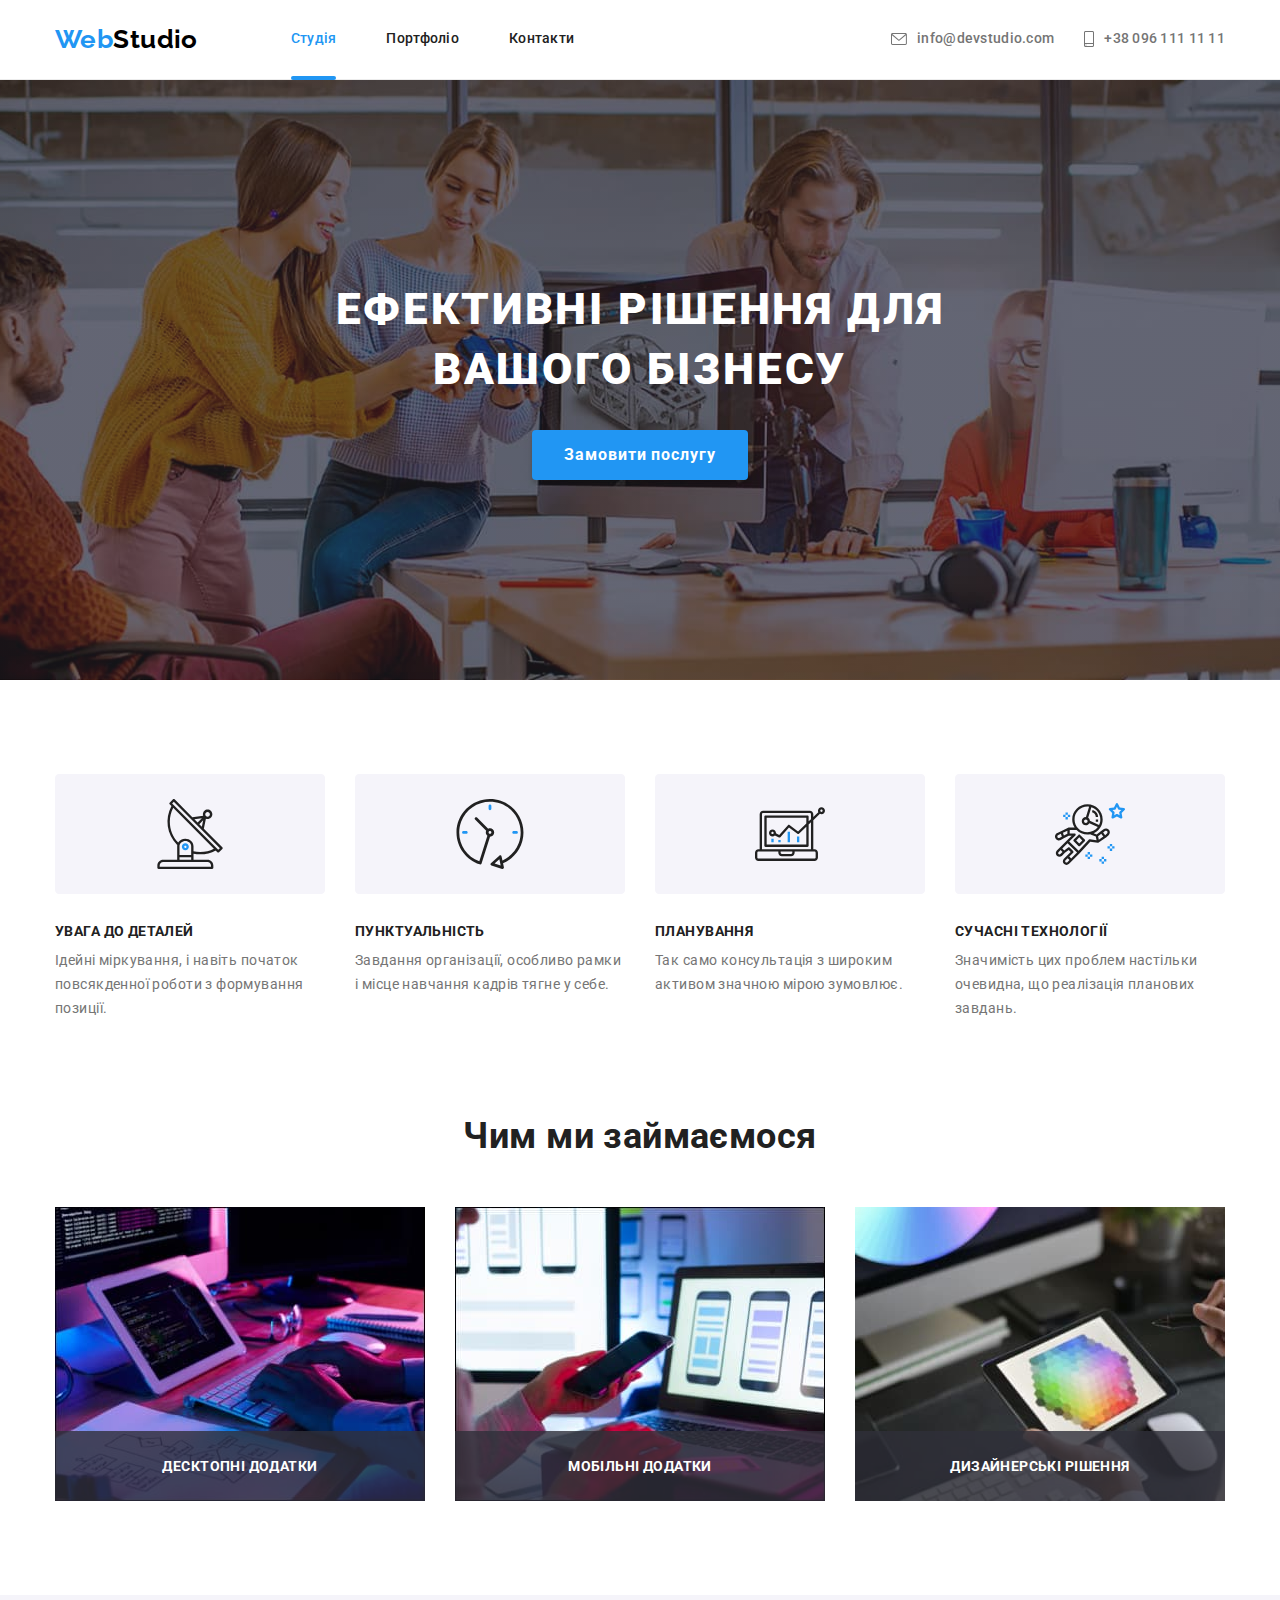
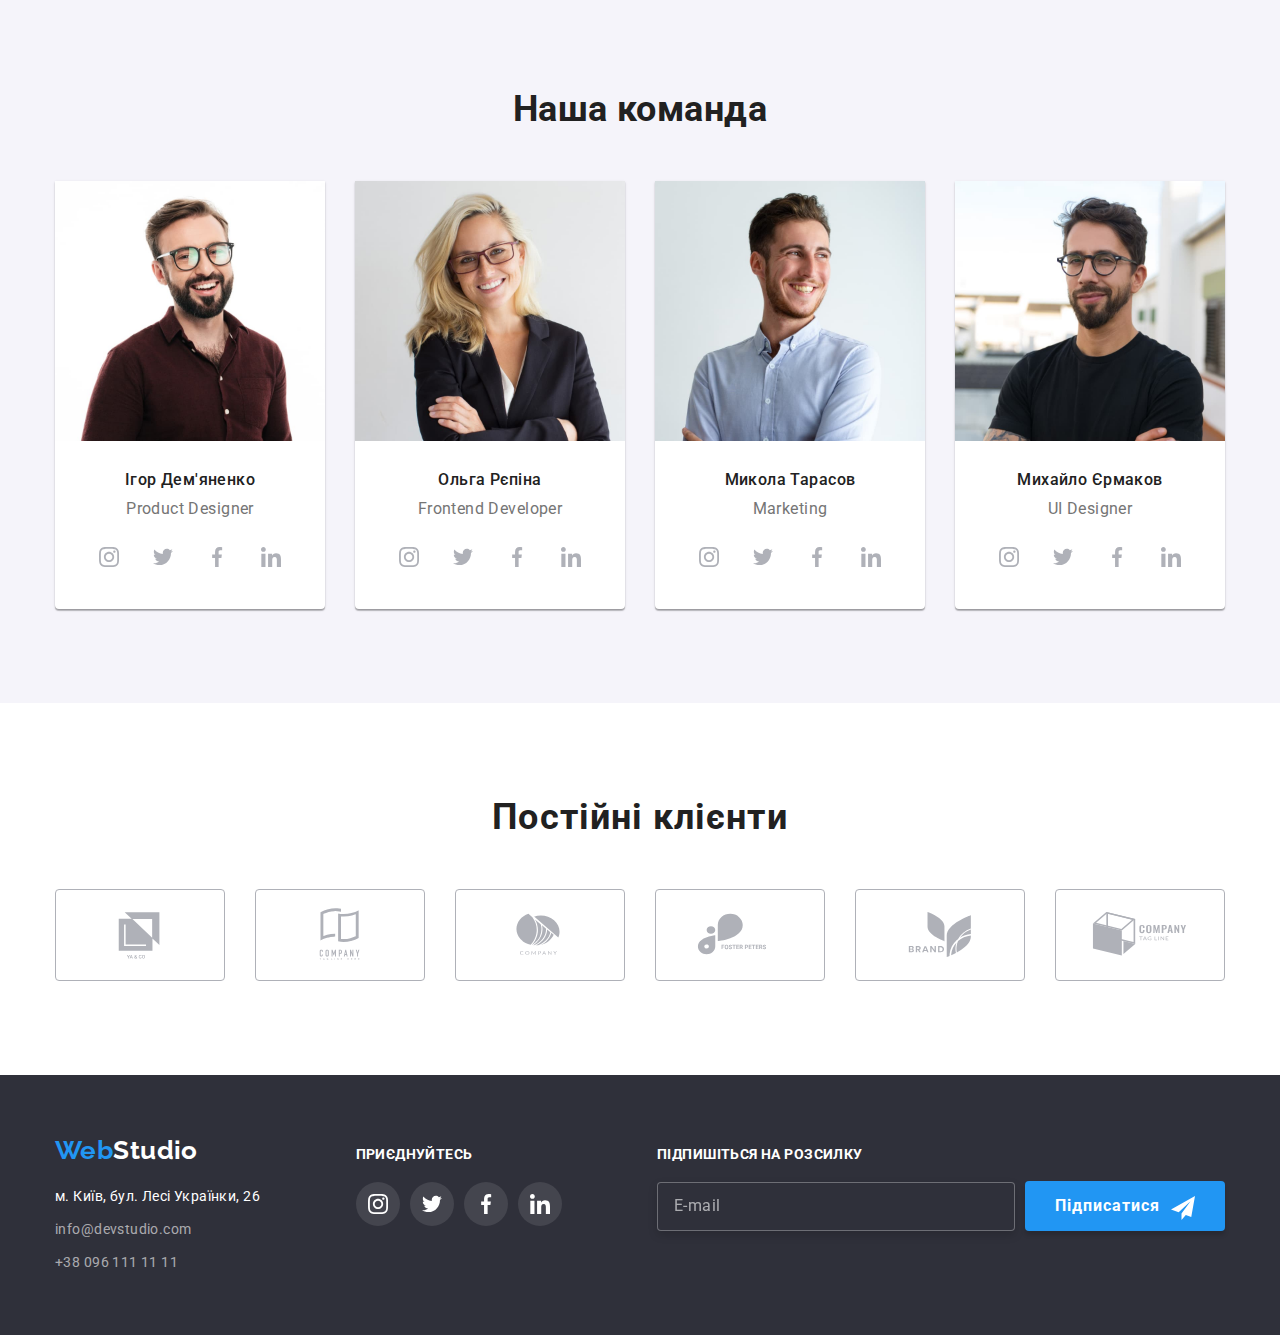
<file: index.html>
<!DOCTYPE html>
<html lang="uk">
  <head>
    <meta charset="UTF-8" />
    <meta http-equiv="X-UA-Compatible" content="IE=edge" />
    <meta name="viewport" content="width=device-width, initial-scale=1.0" />
    <title>Document</title>

    <link rel="preconnect" href="https://fonts.googleapis.com" />
    <link rel="preconnect" href="https://fonts.gstatic.com" crossorigin />
    <link
      href="https://fonts.googleapis.com/css2?family=Raleway:wght@700&family=Roboto:wght@400;500;700;900&display=swap"
      rel="stylesheet"
    />
    <link
      rel="stylesheet"
      href="https://cdnjs.cloudflare.com/ajax/libs/modern-normalize/1.1.0/modern-normalize.min.css"
    />
    <link rel="stylesheet" href="./css/style.css" />
  </head>
  <body>
    <header class="page-header">
      <div class="container header-container">
        <nav class="main-nav">
          <a href="./index.html" class="logo"
            ><span class="accent">Web</span>Studio</a
          >
          <ul class="site-nav">
            <li class="item">
              <a href="./index.html" class="nav-link current">Студія</a>
            </li>
            <li class="item">
              <a href="./portfolio.html" class="nav-link">Портфоліо</a>
            </li>
            <li class="item">
              <a href="" class="nav-link">Контакти</a>
            </li>
          </ul>
        </nav>
        <ul class="contacts-nav">
          <li class="item">
            <a href="mailto:info@devstudio.com" class="contacts-link">
              <svg class="contacts-icon" width="16" height="12">
                <use href="./images/icons.svg#icon-envelope"></use>
              </svg>
              info@devstudio.com</a
            >
          </li>
          <li class="item">
            <a href="tel:+380961111111" class="contacts-link">
              <svg class="contacts-icon" width="10" height="16">
                <use href="./images/icons.svg#icon-smartphone"></use>
              </svg>
              +38 096 111 11 11
            </a>
          </li>
        </ul>
      </div>
    </header>
    <main>
      <section class="section hero">
        <h1 class="hero-title">Ефективні рішення для вашого бізнесу</h1>
        <button type="button" class="hero-btn" data-modal-open>
          Замовити послугу
        </button>
      </section>
      <section class="section">
        <div class="container">
          <h2 class="visually-hidden">Особливості</h2>
          <ul class="features">
            <li class="item">
              <div class="features-icons">
                <svg class="icon">
                  <use href="./images/icons.svg#icon-Group-1"></use>
                </svg>
              </div>
              <h3 class="features-title">Увага до деталей</h3>
              <p class="features-text">
                Ідейні міркування, і навіть початок повсякденної роботи з
                формування позиції.
              </p>
            </li>
            <li class="item">
              <div class="features-icons">
                <svg class="icon">
                  <use href="./images/icons.svg#icon-Group-2"></use>
                </svg>
              </div>
              <h3 class="features-title">Пунктуальність</h3>
              <p class="features-text">
                Завдання організації, особливо рамки і місце навчання кадрів
                тягне у себе.
              </p>
            </li>
            <li class="item">
              <div class="features-icons">
                <svg class="icon">
                  <use href="./images/icons.svg#icon-Group-3"></use>
                </svg>
              </div>
              <h3 class="features-title">Планування</h3>
              <p class="features-text">
                Так само консультація з широким активом значною мірою зумовлює.
              </p>
            </li>
            <li class="item">
              <div class="features-icons">
                <svg class="icon">
                  <use href="./images/icons.svg#icon-Group-4"></use>
                </svg>
              </div>
              <h3 class="features-title">Сучасні технології</h3>
              <p class="features-text">
                Значимість цих проблем настільки очевидна, що реалізація
                планових завдань.
              </p>
            </li>
          </ul>
        </div>
      </section>
      <section class="section activity">
        <div class="container">
          <h2 class="section-title">Чим ми займаємося</h2>
          <ul class="section-list">
            <li class="item">
              <img src="./images/1.jpg" alt="box1" width="370" height="294" />
              <button type="button" class="button">Десктопні додатки</button>
            </li>
            <li class="item">
              <img src="./images/2.jpg" alt="box2" width="370" height="294" />
              <button type="button" class="button">Мобільні додатки</button>
            </li>
            <li class="item">
              <img src="./images/3.jpg" alt="box3" width="370" height="294" />
              <button type="button" class="button">Дизайнерські рішення</button>
            </li>
          </ul>
        </div>
      </section>
      <section class="section team">
        <div class="container">
          <h2 class="section-title">Наша команда</h2>
          <ul class="team-list">
            <li class="item">
              <img
                src="./images/member1.jpg"
                alt="member1"
                width="270"
                height="260"
              />
              <div class="member-info">
                <h3 class="title">Ігор Дем'яненко</h3>
                <p class="text">Product Designer</p>
                <ul class="social-links-list">
                  <li>
                    <a href="" class="social-link">
                      <svg class="social-icons" width="20" height="20">
                        <use href="./images/icons.svg#icon-instagram"></use>
                      </svg>
                    </a>
                  </li>
                  <li>
                    <a href="" class="social-link">
                      <svg class="social-icons" width="20" height="20">
                        <use href="./images/icons.svg#icon-twitter"></use>
                      </svg>
                    </a>
                  </li>
                  <li>
                    <a href="" class="social-link">
                      <svg class="social-icons" width="20" height="20">
                        <use href="./images/icons.svg#icon-facebook"></use>
                      </svg>
                    </a>
                  </li>
                  <li>
                    <a href="" class="social-link">
                      <svg class="social-icons" width="20" height="20">
                        <use href="./images/icons.svg#icon-linkedin"></use>
                      </svg>
                    </a>
                  </li>
                </ul>
              </div>
            </li>
            <li class="item">
              <img
                src="./images/member2.jpg"
                alt="member2"
                width="270"
                height="260"
              />
              <div class="member-info">
                <h3 class="title">Ольга Рєпіна</h3>
                <p class="text">Frontend Developer</p>
                <ul class="social-links-list">
                  <li>
                    <a href="" class="social-link">
                      <svg class="social-icons" width="20" height="20">
                        <use href="./images/icons.svg#icon-instagram"></use>
                      </svg>
                    </a>
                  </li>
                  <li>
                    <a href="" class="social-link">
                      <svg class="social-icons" width="20" height="20">
                        <use href="./images/icons.svg#icon-twitter"></use>
                      </svg>
                    </a>
                  </li>
                  <li>
                    <a href="" class="social-link">
                      <svg class="social-icons" width="20" height="20">
                        <use href="./images/icons.svg#icon-facebook"></use>
                      </svg>
                    </a>
                  </li>
                  <li>
                    <a href="" class="social-link">
                      <svg class="social-icons" width="20" height="20">
                        <use href="./images/icons.svg#icon-linkedin"></use>
                      </svg>
                    </a>
                  </li>
                </ul>
              </div>
            </li>
            <li class="item">
              <img
                src="./images/member3.jpg"
                alt="member3"
                width="270"
                height="260"
              />
              <div class="member-info">
                <h3 class="title">Микола Тарасов</h3>
                <p class="text">Marketing</p>
                <ul class="social-links-list">
                  <li>
                    <a href="" class="social-link">
                      <svg class="social-icons" width="20" height="20">
                        <use href="./images/icons.svg#icon-instagram"></use>
                      </svg>
                    </a>
                  </li>
                  <li>
                    <a href="" class="social-link">
                      <svg class="social-icons" width="20" height="20">
                        <use href="./images/icons.svg#icon-twitter"></use>
                      </svg>
                    </a>
                  </li>
                  <li>
                    <a href="" class="social-link">
                      <svg class="social-icons" width="20" height="20">
                        <use href="./images/icons.svg#icon-facebook"></use>
                      </svg>
                    </a>
                  </li>
                  <li>
                    <a href="" class="social-link">
                      <svg class="social-icons" width="20" height="20">
                        <use href="./images/icons.svg#icon-linkedin"></use>
                      </svg>
                    </a>
                  </li>
                </ul>
              </div>
            </li>
            <li class="item">
              <img
                src="./images/member4.jpg"
                alt="member4"
                width="270"
                height="260"
              />
              <div class="member-info">
                <h3 class="title">Михайло Єрмаков</h3>
                <p class="text">UI Designer</p>
                <ul class="social-links-list">
                  <li>
                    <a href="" class="social-link">
                      <svg class="social-icons" width="20" height="20">
                        <use href="./images/icons.svg#icon-instagram"></use>
                      </svg>
                    </a>
                  </li>
                  <li>
                    <a href="" class="social-link">
                      <svg class="social-icons" width="20" height="20">
                        <use href="./images/icons.svg#icon-twitter"></use>
                      </svg>
                    </a>
                  </li>
                  <li>
                    <a href="" class="social-link">
                      <svg class="social-icons" width="20" height="20">
                        <use href="./images/icons.svg#icon-facebook"></use>
                      </svg>
                    </a>
                  </li>

                  <li>
                    <a href="" class="social-link">
                      <svg class="social-icons" width="20" height="20">
                        <use href="./images/icons.svg#icon-linkedin"></use>
                      </svg>
                    </a>
                  </li>
                </ul>
              </div>
            </li>
          </ul>
        </div>
      </section>
      <section class="section">
        <div class="container">
          <h2 class="clients-title">Постійні клієнти</h2>
          <ul class="clients-list">
            <li class="item">
              <a href="" target="_blank" rel="noopener noreferrer" class="link">
                <svg class="clients-icon" width="106" height="60">
                  <use href="./images/icons.svg#icon-Logo-1"></use>
                </svg>
              </a>
            </li>
            <li class="item">
              <a href="" target="_blank" rel="noopener noreferrer" class="link">
                <svg class="clients-icon" width="106" height="60">
                  <use href="./images/icons.svg#icon-Logo-2"></use>
                </svg>
              </a>
            </li>
            <li class="item">
              <a href="" target="_blank" rel="noopener noreferrer" class="link">
                <svg class="clients-icon" width="106" height="60">
                  <use href="./images/icons.svg#icon-Logo-3"></use>
                </svg>
              </a>
            </li>
            <li class="item">
              <a href="" target="_blank" rel="noopener noreferrer" class="link">
                <svg class="clients-icon" width="106" height="60">
                  <use href="./images/icons.svg#icon-Logo-4"></use>
                </svg>
              </a>
            </li>
            <li class="item">
              <a href="" target="_blank" rel="noopener noreferrer" class="link">
                <svg class="clients-icon" width="106" height="60">
                  <use href="./images/icons.svg#icon-Logo-5"></use>
                </svg>
              </a>
            </li>
            <li class="item">
              <a href="" target="_blank" rel="noopener noreferrer" class="link">
                <svg class="clients-icon" width="106" height="60">
                  <use href="./images/icons.svg#icon-Logo-6"></use>
                </svg>
              </a>
            </li>
          </ul>
        </div>
      </section>
    </main>
    <footer class="page-footer">
      <div class="container footer-container">
        <div>
          <a href="./index.html" class="logo"
            ><span class="accent">Web</span>Studio</a
          >
          <address>
            <ul class="contacts-list">
              <li class="item">
                <a
                  href="https://goo.gl/maps/iiZ4q8Yc7zTfPGvo6"
                  target="_blank"
                  rel="noopener noreferrer"
                  class="footer-link"
                  >м. Київ, бул. Лесі Українки, 26</a
                >
              </li>
              <li class="item">
                <a href="mailto:info@devstudio.com" class="footer-contacts"
                  >info@devstudio.com</a
                >
              </li>
              <li class="item">
                <a href="tel:+380961111111" class="footer-contacts"
                  >+38 096 111 11 11</a
                >
              </li>
            </ul>
          </address>
        </div>
        <div class="join-in">
          <h2 class="footer-social-text">приєднуйтесь</h2>
          <ul class="footer-social-list">
            <li>
              <a href="" class="footer-social-link">
                <svg class="social-icons" width="20" height="20">
                  <use href="./images/icons.svg#icon-instagram"></use>
                </svg>
              </a>
            </li>
            <li>
              <a href="" class="footer-social-link">
                <svg class="social-icons" width="20" height="20">
                  <use href="./images/icons.svg#icon-twitter"></use>
                </svg>
              </a>
            </li>
            <li>
              <a href="" class="footer-social-link">
                <svg class="social-icons" width="20" height="20">
                  <use href="./images/icons.svg#icon-facebook"></use>
                </svg>
              </a>
            </li>
            <li>
              <a href="" class="footer-social-link">
                <svg class="social-icons" width="20" height="20">
                  <use href="./images/icons.svg#icon-linkedin"></use>
                </svg>
              </a>
            </li>
          </ul>
        </div>
        <div>
          <div>
            <form class="footer-form">
              <label>
                <span class="subscribe-title"> Підпишіться на розсилку </span>
                <input
                  type="email"
                  name="user-email"
                  placeholder="E-mail"
                  class="subscribe-input"
                />
              </label>
              <button type="submit" class="subscribe-btn">
                Підписатися
                <svg width="24" height="24" class="icon">
                  <use href="./images/icons.svg#icon-send"></use>
                </svg>
              </button>
            </form>
          </div>
        </div>
      </div>
    </footer>
    <div class="backdrop is-hidden" data-modal>
      <div class="modal">
        <button type="button" class="close-btn" data-modal-close>
          <svg class="close-icon" width="18" height="18">
            <use href="./images/icons.svg#icon-close"></use>
          </svg>
        </button>
        <h2 class="form-title">Залиште свої дані, ми вам передзвонимо</h2>
        <form action="#" name="cotacts-form" class="modal-form">
          <div class="form-thumb">
            <label for="username" class="form-label">Ім'я</label>
            <input
              type="text"
              name="username"
              id="username"
              class="form-input"
            />
            <svg class="form-icon" width="18" height="18">
              <use href="./images/icons.svg#icon-person"></use>
            </svg>
          </div>

          <div class="form-thumb">
            <label for="user-tel" class="form-label">Телефон</label>
            <input
              type="tel"
              name="user-tel"
              id="user-tel"
              class="form-input"
            />
            <svg class="form-icon" width="18" height="18">
              <use href="./images/icons.svg#icon-phone"></use>
            </svg>
          </div>

          <div class="form-thumb">
            <label for="user-email" class="form-label">Пошта</label>
            <input
              type="email"
              name="user-email"
              id="user-email"
              class="form-input"
            />
            <svg class="form-icon" width="18" height="18">
              <use href="./images/icons.svg#icon-email"></use>
            </svg>
          </div>

          <div class="form-comment">
            <label class="form-label"> Коментар</label>
            <textarea
              name="comment"
              rows="10"
              class="form-input comment"
              placeholder="Введіть текст"
            ></textarea>
          </div>
          <div class="form-checkbox">
            <label for="checkbox" class="checkbox-label">
              <input
                type="checkbox"
                name="checkbox"
                id="checkbox"
                class="visually-hidden checkbox"
              />
              <span class="check-icon">
                <svg width="16" height="15">
                  <use href="./images/icons.svg#icon-check"></use>
                </svg>
              </span>
              <span class="checkbox-text">
                Погоджуюся з розсилкою та приймаю
                <a
                  href=""
                  target="_blank"
                  rel="noreferrer noopener"
                  class="checkbox-link"
                >
                  Умови договору</a
                >
              </span>
            </label>
          </div>
          <button type="submit" class="form-btn">Відправити</button>
        </form>
      </div>
    </div>
    <script src="./js/modal.js"></script>
  </body>
</html>
</file>
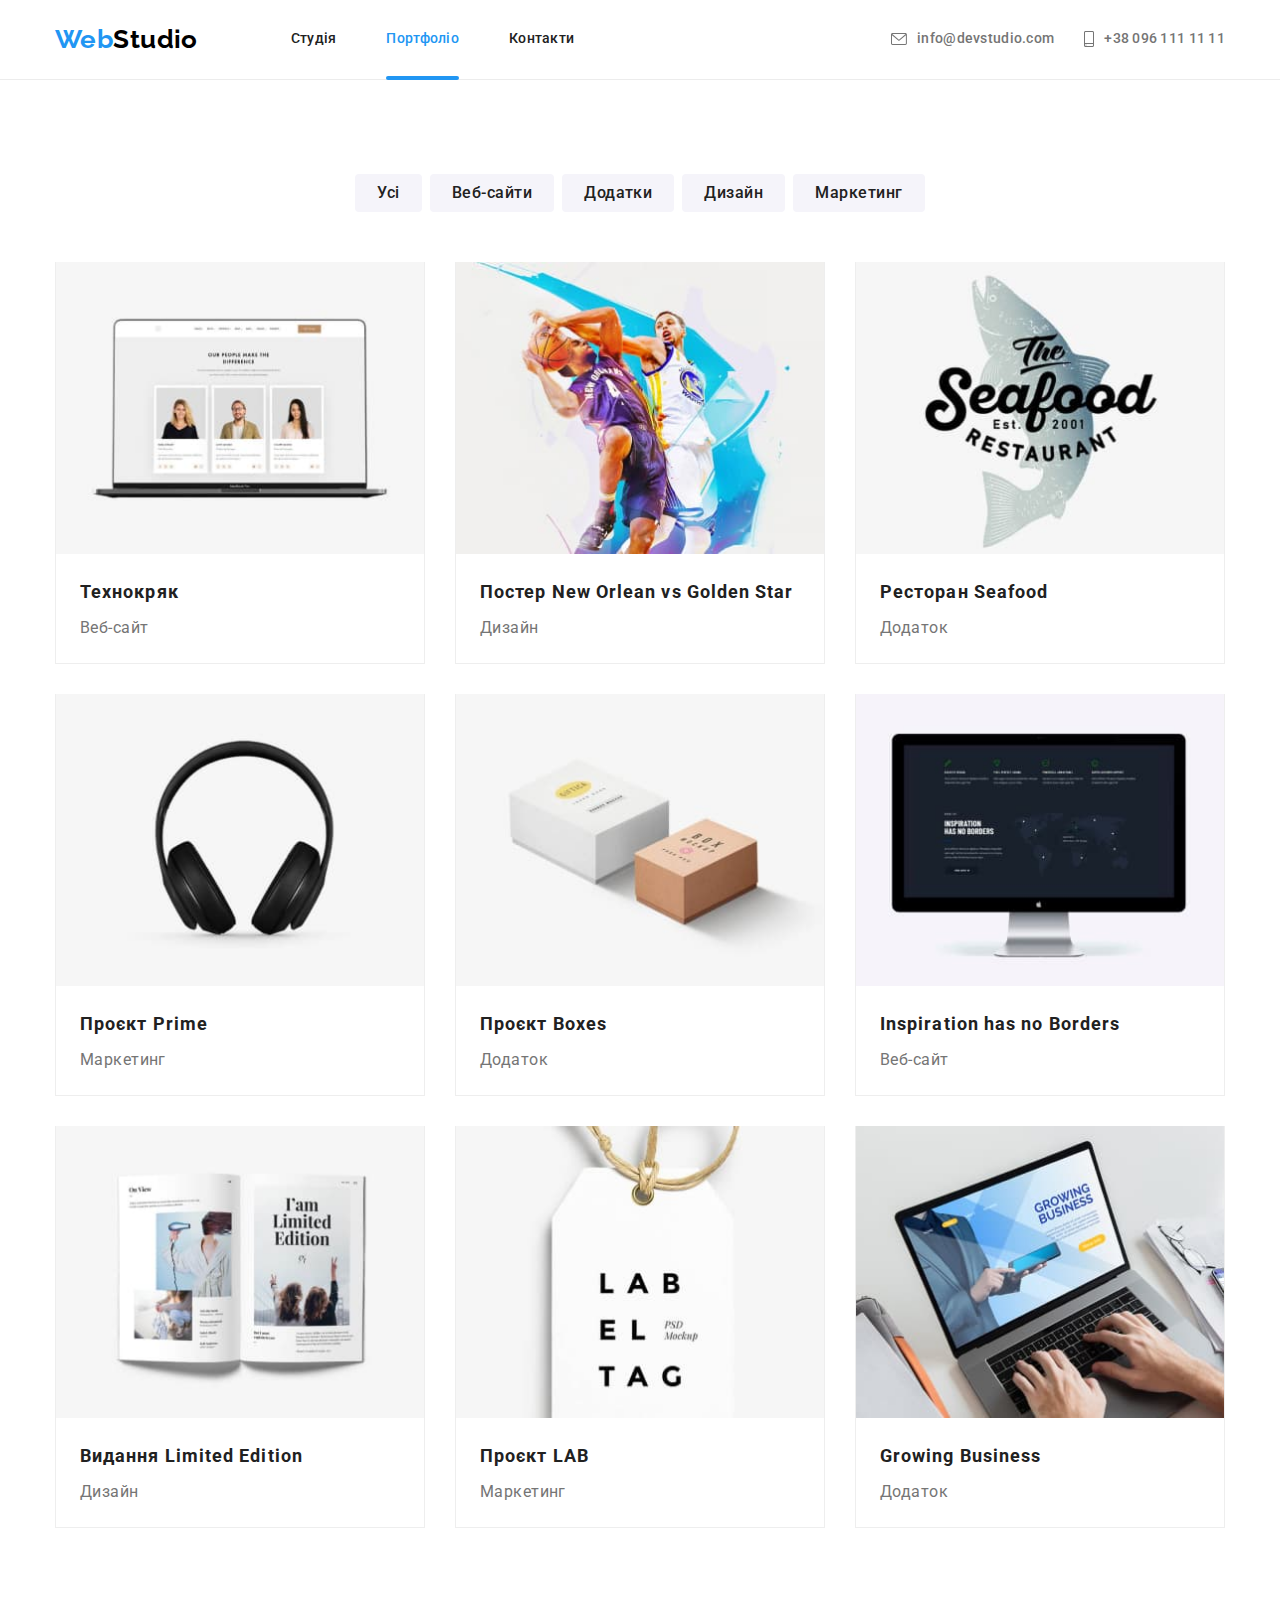
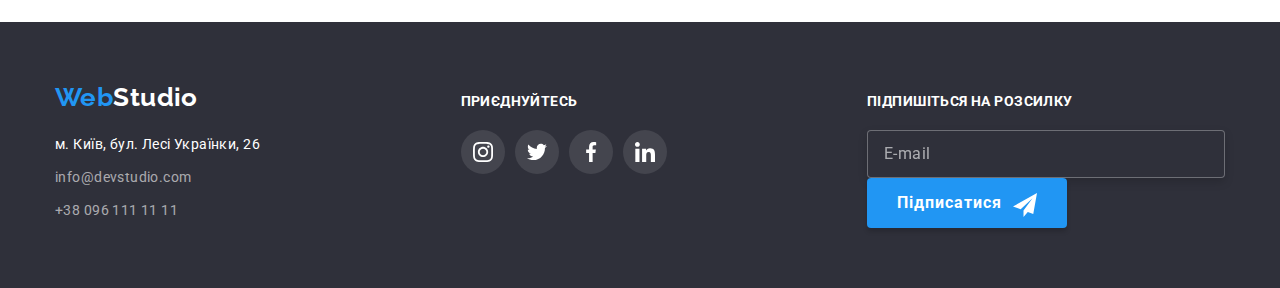
<file: portfolio.html>
<!DOCTYPE html>
<html lang="uk">
  <head>
    <meta charset="UTF-8" />
    <meta http-equiv="X-UA-Compatible" content="IE=edge" />
    <meta name="viewport" content="width=device-width, initial-scale=1.0" />
    <title>Document</title>

    <link rel="preconnect" href="https://fonts.googleapis.com" />
    <link rel="preconnect" href="https://fonts.gstatic.com" crossorigin />
    <link
      href="https://fonts.googleapis.com/css2?family=Raleway:wght@700&family=Roboto:wght@400;500;700;900&display=swap"
      rel="stylesheet"
    />
    <link
      rel="stylesheet"
      href="https://cdnjs.cloudflare.com/ajax/libs/modern-normalize/1.1.0/modern-normalize.min.css"
    />
    <link rel="stylesheet" href="./css/style.css" />
  </head>
  <body>
    <header class="page-header">
      <div class="container header-container">
        <nav class="main-nav">
          <a href="./index.html" class="logo"
            ><span class="accent">Web</span>Studio</a
          >
          <ul class="site-nav">
            <li class="item">
              <a href="./index.html" class="nav-link">Студія</a>
            </li>
            <li class="item">
              <a href="./portfolio.html" class="nav-link current">Портфоліо</a>
            </li>
            <li class="item">
              <a href="" class="nav-link">Контакти</a>
            </li>
          </ul>
        </nav>
        <ul class="contacts-nav">
          <li class="item">
            <a href="mailto:info@devstudio.com" class="contacts-link">
              <svg class="contacts-icon" width="16" height="12">
                <use href="./images/icons.svg#icon-envelope"></use>
              </svg>
              info@devstudio.com</a
            >
          </li>
          <li class="item">
            <a href="tel:+380961111111" class="contacts-link">
              <svg class="contacts-icon" width="10" height="16">
                <use href="./images/icons.svg#icon-smartphone"></use>
              </svg>
              +38 096 111 11 11
            </a>
          </li>
        </ul>
      </div>
    </header>
    <main>
      <section class="section">
        <div class="container">
          <h1 class="visually-hidden">Портфоліо</h1>
          <ul class="btns-list">
            <li class="item">
              <button type="button" class="portfolio-btn">Усі</button>
            </li>
            <li class="item">
              <button type="button" class="portfolio-btn">Веб-сайти</button>
            </li>
            <li class="item">
              <button type="button" class="portfolio-btn">Додатки</button>
            </li>
            <li class="item">
              <button type="button" class="portfolio-btn">Дизайн</button>
            </li>
            <li class="item">
              <button type="button" class="portfolio-btn">Маркетинг</button>
            </li>
          </ul>
          <ul class="projects-list">
            <li class="item">
              <a
                href=""
                target="_blank"
                rel="noopener noreferrent"
                class="link"
              >
                <div class="projects-thumb">
                  <img
                    src="./images/portfolio1.jpg"
                    alt="project1"
                    width="370"
                    height="294"
                  />
                  <p class="projects-overlay">
                    Ресурс пропонує комплексні пропозиції з різним рівнем
                    функціоналу та сервісів. Все це дозволить відвідувачу
                    отримати вичерпні відомості про компанію чи приватну особу.
                  </p>
                </div>
                <div class="info">
                  <h2 class="title">Технокряк</h2>
                  <p class="text">Веб-сайт</p>
                </div>
              </a>
            </li>
            <li class="item">
              <a
                class="link"
                href=""
                target="_blank"
                rel="noopener noreferrent"
              >
                <div class="projects-thumb">
                  <img
                    src="./images/portfolio2.jpg"
                    alt="project2"
                    width="370"
                    height="294"
                  />
                  <p class="projects-overlay"></p>
                </div>
                <div class="info">
                  <h2 class="title">Постер New Orlean vs Golden Star</h2>
                  <p class="text">Дизайн</p>
                </div>
              </a>
            </li>
            <li class="item">
              <a
                class="link"
                href=""
                target="_blank"
                rel="noopener noreferrent"
              >
                <div class="projects-thumb">
                  <img
                    src="./images/portfolio3.jpg"
                    alt="project3"
                    width="370"
                    height="294"
                  />
                  <p class="projects-overlay"></p>
                </div>
                <div class="info">
                  <h2 class="title">Ресторан Seafood</h2>
                  <p class="text">Додаток</p>
                </div>
              </a>
            </li>
            <li class="item">
              <a
                class="link"
                href=""
                target="_blank"
                rel="noopener noreferrent"
              >
                <div class="projects-thumb">
                  <img
                    src="./images/portfolio4.jpg"
                    alt="project4"
                    width="370"
                    height="294"
                  />
                  <p class="projects-overlay"></p>
                </div>
                <div class="info">
                  <h2 class="title">Проєкт Prime</h2>
                  <p class="text">Маркетинг</p>
                </div>
              </a>
            </li>
            <li class="item">
              <a
                class="link"
                href=""
                target="_blank"
                rel="noopener noreferrent"
              >
                <div class="projects-thumb">
                  <img
                    src="./images/portfolio5.jpg"
                    alt="project5"
                    width="370"
                    height="294"
                  />
                  <p class="projects-overlay"></p>
                </div>
                <div class="info">
                  <h2 class="title">Проєкт Boxes</h2>
                  <p class="text">Додаток</p>
                </div>
              </a>
            </li>
            <li class="item">
              <a
                class="link"
                href=""
                target="_blank"
                rel="noopener noreferrent"
              >
                <div class="projects-thumb">
                  <img
                    src="./images/portfolio6.jpg"
                    alt="project6"
                    width="370"
                    height="294"
                  />
                  <p class="projects-overlay"></p>
                </div>
                <div class="info">
                  <h2 class="title">Inspiration has no Borders</h2>
                  <p class="text">Веб-сайт</p>
                </div>
              </a>
            </li>
            <li class="item">
              <a
                class="link"
                href=""
                target="_blank"
                rel="noopener noreferrent"
              >
                <div class="projects-thumb">
                  <img
                    src="./images/portfolio7.jpg"
                    alt="project7"
                    width="370"
                    height="294"
                  />
                  <p class="projects-overlay"></p>
                </div>
                <div class="info">
                  <h2 class="title">Видання Limited Edition</h2>
                  <p class="text">Дизайн</p>
                </div>
              </a>
            </li>
            <li class="item">
              <a
                href=""
                target="_blank"
                rel="noopener noreferrent"
                class="link"
                i
              >
                <div class="projects-thumb">
                  <img
                    src="./images/portfolio8.jpg"
                    alt="project8"
                    width="370"
                    height="294"
                  />
                  <p class="projects-overlay"></p>
                </div>
                <div class="info">
                  <h2 class="title">Проєкт LAB</h2>
                  <p class="text">Маркетинг</p>
                </div>
              </a>
            </li>
            <li class="item">
              <a
                class="link"
                href=""
                target="_blank"
                rel="noopener noreferrent"
              >
                <div class="projects-thumb">
                  <img
                    src="./images/portfolio9.jpg"
                    alt="project9"
                    width="370"
                    height="294"
                  />
                  <p class="projects-overlay"></p>
                </div>
                <div class="info">
                  <h2 class="title">Growing Business</h2>
                  <p class="text">Додаток</p>
                </div>
              </a>
            </li>
          </ul>
        </div>
      </section>
    </main>
    <footer class="page-footer">
      <div class="container footer-container">
        <div>
          <a href="./index.html" class="logo"
            ><span class="accent">Web</span>Studio</a
          >
          <address>
            <ul class="contacts-list">
              <li class="item">
                <a
                  href="https://goo.gl/maps/iiZ4q8Yc7zTfPGvo6"
                  target="_blank"
                  rel="noopener noreferrent"
                  class="footer-link"
                  >м. Київ, бул. Лесі Українки, 26</a
                >
              </li>
              <li class="item">
                <a href="mailto:info@devstudio.com" class="footer-contacts"
                  >info@devstudio.com</a
                >
              </li>
              <li class="item">
                <a href="tel:+380961111111" class="footer-contacts"
                  >+38 096 111 11 11</a
                >
              </li>
            </ul>
          </address>
        </div>
        <div class="join-in">
          <h2 class="footer-social-text">приєднуйтесь</h2>
          <ul class="footer-social-list">
            <li>
              <a href="" class="footer-social-link">
                <svg class="social-icons" width="20" height="20">
                  <use href="./images/icons.svg#icon-instagram"></use>
                </svg>
              </a>
            </li>
            <li>
              <a href="" class="footer-social-link">
                <svg class="social-icons" width="20" height="20">
                  <use href="./images/icons.svg#icon-twitter"></use>
                </svg>
              </a>
            </li>
            <li>
              <a href="" class="footer-social-link">
                <svg class="social-icons" width="20" height="20">
                  <use href="./images/icons.svg#icon-facebook"></use>
                </svg>
              </a>
            </li>
            <li>
              <a href="" class="footer-social-link">
                <svg class="social-icons" width="20" height="20">
                  <use href="./images/icons.svg#icon-linkedin"></use>
                </svg>
              </a>
            </li>
          </ul>
        </div>
        <div class="footer-form">
          <div>
            <form>
              <label>
                <span class="subscribe-title"> Підпишіться на розсилку </span>
                <input
                  type="email"
                  name="user-email"
                  placeholder="E-mail"
                  class="subscribe-input"
                />
              </label>
              <button type="submit" class="subscribe-btn">
                Підписатися
                <svg width="24" height="24" class="icon">
                  <use href="./images/icons.svg#icon-send"></use>
                </svg>
              </button>
            </form>
          </div>
        </div>
      </div>
    </footer>
  </body>
</html>
</file>
<file: css/style.css>
:root {
  --primary-text-color: #757575;
  --title-text-color: #212121;
  --accent-color: #2196f3;
  --white-color: #ffffff;
  --background-color: #2f303a;
  --light-bckgrnd-color: #f5f4fa;
  --btns-accent-color: #188ce8;
  --duration: 250ms;
  --timing-function: cubic-bezier(0.4, 0, 0.2, 1);
}
h1,
h2,
h3,
p,
ul {
  list-style-type: none;
  padding: 0;
  margin-top: 0;
  margin-bottom: 0;
}
body {
  background-color: var(--white-color);
  color: var(--title-text-color);
  font-family: "Roboto", sans-serif;
  font-size: 14px;
  letter-spacing: 0.03em;
}
ul {
  list-style-type: none;
}
textarea {
  resize: none;
}
button {
  border-color: transparent;
  margin: 0;
  padding: 0;
  outline: transparent;
}

input {
  outline: transparent;
}
/* хедер 1170*80*/
.page-header {
  border-bottom: 1px solid #ececec;
  padding: 24px 0 24px 0;
}
.header-container {
  display: flex;
  align-items: center;
}

.section {
  padding-top: 94px;
  padding-bottom: 94px;
}
.container {
  width: 1200px;
  padding-left: 15px;
  padding-right: 15px;
  margin-left: auto;
  margin-right: auto;
}
.main-nav {
  display: flex;
  align-items: center;
}
.site-nav {
  display: flex;
}
.site-nav .item + .item {
  margin-left: 50px;
}

.logo {
  margin-right: 93px;

  font-family: "Raleway", sans-serif;
  font-style: normal;
  font-weight: 700;
  font-size: 26px;
  line-height: 1.19;
  color: #000000;
  text-decoration: none;
}
.logo .accent {
  color: var(--accent-color);
}
.nav-link {
  display: block;

  text-decoration: none;
  font-weight: 500;
  line-height: 1.14;
  letter-spacing: 0.02em;
  color: var(--title-text-color);
  transition: color var(--duration) var(--timing-function);
}
.nav-link.current {
  position: relative;
  color: var(--accent-color);
}
.nav-link.current::after {
  content: "";
  position: absolute;
  bottom: -33px;
  display: block;
  width: 100%;
  height: 4px;
  background-color: #2196f3;
  border-radius: 2px;
  cursor: auto;
}

.contacts-nav {
  display: flex;
  margin-left: auto;
  padding: 0;
}
.contacts-nav .item + .item {
  margin-left: 30px;
}
.contacts-icon {
  fill: currentColor;
  transition: fill var(--duration) var(--timing-function);
}

.contacts-link {
  display: flex;
  align-items: center;
  gap: 10px;

  text-decoration: none;
  font-weight: 500;
  line-height: 1.14;
  letter-spacing: 0.02em;
  color: var(--primary-text-color);
  transition: color var(--duration) var(--timing-function);
}

.nav-link:hover,
.nav-link:focus,
.contacts-link:hover,
.contacts-link:focus {
  color: var(--accent-color);
}

.contacts-link:hover .contacts-icon,
.contacts-link:focus .contacts-icon {
  fill: var(--accent-color);
}
/* мейн контент */
/* перша секція */
.hero {
  background-color: var(--background-color);
  background-image: linear-gradient(
      rgba(47, 48, 58, 0.4),
      rgba(47, 48, 58, 0.4)
    ),
    url(../images/Img.jpg);
  background-repeat: no-repeat;
  background-position: center;
  background-size: cover;
  max-width: 1600px;
  padding-top: 200px;
  padding-bottom: 200px;
  margin: 0 auto;
}
.hero-title {
  max-width: 696px;
  margin-top: 0;
  margin-left: auto;
  margin-right: auto;
  margin-bottom: 30px;
  font-weight: 900;
  font-size: 44px;
  line-height: 1.36;
  text-align: center;
  letter-spacing: 0.06em;
  text-transform: uppercase;
  color: var(--white-color);
}
.hero-btn {
  margin-left: auto;
  margin-right: auto;
  padding: 10px 32px;
  border: none;
  border-radius: 4px;
  font-family: inherit;
  font-weight: 700;
  font-size: 16px;
  line-height: 1.87;
  display: flex;
  align-items: center;
  text-align: center;
  letter-spacing: 0.06em;
  color: var(--white-color);
  background: var(--accent-color);
  box-shadow: 0px 4px 4px rgba(0, 0, 0, 0.15);

  cursor: pointer;

  transition: background-color var(--duration) var(--timing-function),
    box-shadow var(--duration) var(--timing-function);
}
.hero-btn:hover,
.hero-btn:focus {
  background-color: var(--btns-accent-color);
}
/* features*/
.visually-hidden {
  position: absolute;
  white-space: nowrap;
  width: 1px;
  height: 1px;
  overflow: hidden;
  border: 0;
  padding: 0;
  clip: rect(0 0 0 0);
  clip-path: inset(50%);
  margin: -1px;
}
.features {
  display: flex;
  justify-content: center;
  align-items: center;
}

.features .item {
  width: calc((100% - 90px) / 4);
  height: 248px;
  margin-right: 30px;
}
.features .item:last-child {
  margin-right: 0;
}
.features-icons {
  display: flex;
  justify-content: center;
  align-items: center;
  gap: 30px;
  height: 120px;
  margin-bottom: 30px;
  border-radius: 4px;
}
.features-title {
  margin-bottom: 10px;
  font-weight: 700;
  font-size: 14px;
  line-height: 1.14;
  text-transform: uppercase;
  color: var(--title-text-color);
}
.features-text {
  line-height: 1.71;
  color: var(--primary-text-color);
}

/* третя секція  чим ми займаємось*/
img {
  display: block;
  max-width: 100%;
  height: auto;
}
.activity {
  padding-top: 0;
}
.section-title {
  margin-bottom: 50px;
  font-weight: 700;
  font-size: 36px;
  line-height: 1.16;
  text-align: center;
  color: var(--title-text-color);
}
.section-list {
  display: flex;
}
.section-list .item {
  margin-right: 30px;
  position: relative;
}
.section-list .item:last-child {
  margin-right: 0;
}
.section-list .button {
  width: 100%;
  height: 70px;
  position: absolute;
  left: 0;
  bottom: 0;
  background-color: rgba(47, 48, 58, 0.8);
  border: none;
  cursor: pointer;
  padding: 0;
  font-weight: 700;
  line-height: calc(16 / 14);
  text-align: center;
  letter-spacing: 0.03em;
  text-transform: uppercase;

  color: var(--white-color);

  transition: color var(--duration) var(--timing-function);
}
.section-list .button::after {
  content: "";
  position: absolute;
  bottom: 0;
  left: 0;

  width: 100%;
  height: 5px;
  opacity: 0;
  background-color: var(--accent-color);
  transform: scale(0);
  transition: transform var(--duration) var(--timing-function),
    opacity var(--duration) var(--timing-function);
}
.section-list .button:hover::after,
.section-list .button:focus::after {
  opacity: 1;
  transform: scale(1);
}
.section-list .button:hover,
.section-list .button:focus {
  color: var(--accent-color);
}

/* команда */
.team {
  background-color: var(--light-bckgrnd-color);
}

.team-list {
  display: flex;
}
.team-list .item {
  width: 270px;
  margin-right: 30px;
  box-shadow: 0px 1px 3px rgba(0, 0, 0, 0.12), 0px 1px 1px rgba(0, 0, 0, 0.14),
    0px 2px 1px rgba(0, 0, 0, 0.2);
  border-radius: 0px 0px 4px 4px;
  background-color: var(--white-color);
}
.team-list .item:last-child {
  margin-right: 0;
}
.team-list .title {
  min-width: 270px;
  margin-bottom: 10px;
  font-weight: 500;
  font-size: 16px;
  line-height: 1.18;
  text-align: center;
  color: var(--title-text-color);
}
.team-list .text {
  min-width: 270px;
  margin-bottom: 16px;
  font-size: 16px;
  line-height: 1.18;
  text-align: center;
  color: var(--primary-text-color);
}
.member-info {
  padding: 30px 0 30px 0;
}
.social-links-list {
  display: flex;
  justify-content: center;
  gap: 10px;
}
.social-link {
  display: flex;
  justify-content: center;
  align-items: center;
  width: 44px;
  height: 44px;
  border-radius: 50%;
  color: #afb1b8;
  background-color: var(--white-color);
  transition: background-color var(--duration) var(--timing-function);
}
.social-icons {
  fill: currentColor;
  transition: fill var(--duration) var(--timing-function);
}
.social-link:hover,
.social-link:focus {
  background-color: var(--accent-color);
}
.social-link:hover .social-icons,
.social-link:focus .social-icons {
  fill: var(--white-color);
}
/* Клієнти */
.clients-title {
  font-weight: 700;
  font-size: 36px;
  line-height: 1.16;
  text-align: center;
  letter-spacing: 0.03em;
  margin-bottom: 50px;
}
.clients-list {
  display: flex;
  justify-content: center;
  align-items: center;
  gap: 30px;
  cursor: pointer;
}
.clients-list .item {
  width: 170px;
  height: 92px;
}
.clients-list .link {
  display: flex;
  justify-content: center;
  align-items: center;
  width: 100%;
  height: 100%;
  color: #afb1b8;
  border: 1px solid #afb1b8;
  border-radius: 4px;
  transition: color var(--duration) var(--timing-function),
    border var(--duration) var(--timing-function);
}

.clients-icon {
  fill: currentColor;
}

.clients-list .link:hover,
.clients-list .link:focus {
  color: var(--accent-color);
  border: 1px solid var(--accent-color);
}
/* футер */

.page-footer {
  background-color: var(--background-color);
  padding: 60px 0 60px 0;
}
.footer-container {
  display: flex;
  align-items: baseline;
  justify-content: space-between;
}
.page-footer .logo {
  display: inline-block;
  margin-right: 0;
  margin-bottom: 20px;
  color: var(--white-color);
}
address {
  font-style: normal;
}
a {
  color: var(--title-text-color);
  text-decoration: none;
  line-height: 1.71;
}
.contacts-list {
  padding-left: 0;
}
.contacts-list .item {
  margin-bottom: 9px;
}
.contacts-list .item:last-child {
  margin-bottom: 0;
}
.footer-link {
  color: var(--white-color);
}
.footer-contacts {
  color: rgba(255, 255, 255, 0.6);
  transition: color var(--duration) var(--timing-function);
}

.footer-contacts:hover,
.footer-contacts:focus {
  color: var(--accent-color);
}

.footer-social-text {
  font-size: 14px;
  font-weight: 700;
  line-height: 1.14;
  text-transform: uppercase;
  color: var(--white-color);
  margin-bottom: 20px;
}
.footer-social-list {
  display: flex;
  justify-content: center;
  align-items: center;
  gap: 10px;
}
.footer-social-link {
  display: flex;
  justify-content: center;
  align-items: center;
  width: 44px;
  height: 44px;
  border-radius: 50%;
  background-color: rgba(255, 255, 255, 0.1);
  transition: background-color var(--duration) var(--timing-function);
}
.footer-social-link .social-icons {
  fill: var(--white-color);
}
.footer-social-link:hover,
.footer-social-link:focus {
  background-color: var(--accent-color);
}
.footer-form {
  display: flex;
  align-items: flex-end;
  gap: 10px;
}
.subscribe-title {
  display: block;
  font-weight: 700;
  font-size: 14px;
  line-height: 1.14;
  letter-spacing: 0.03em;
  text-transform: uppercase;
  color: var(--white-color);
}
.subscribe-input {
  display: block;
  width: 358px;
  margin-top: 20px;
  padding-top: 15px;
  padding-bottom: 15px;
  padding-left: 16px;
  background-color: var(--background-color);
  color: var(--white-color);
  border: 1px solid rgba(255, 255, 255, 0.3);
  filter: drop-shadow(0px 4px 4px rgba(0, 0, 0, 0.15));
  border-radius: 4px;

  transition: border-color var(--duration) var(--timing-function);
}
.subscribe-input::placeholder {
  font-size: 16px;
  line-height: 1.25;
  letter-spacing: 0.03em;

  color: rgba(255, 255, 255, 0.6);

  transition: color var(--duration) var(--timing-function);
}
.subscribe-btn {
  position: relative;
  display: inline;
  width: 200px;
  height: 50px;
  padding-left: 28px;

  font-family: inherit;
  font-weight: 700;
  font-size: 16px;
  line-height: 1.87;
  letter-spacing: 0.06em;
  text-align: left;

  background-color: var(--accent-color);
  color: var(--white-color);
  box-shadow: 0px 4px 4px rgba(0, 0, 0, 0.15);
  border-radius: 4px;

  transition: background-color var(--duration) var(--timing-function);
}
.subscribe-btn .icon {
  position: absolute;
  top: 13px;
  right: 28px;

  fill: currentColor;
}
.subscribe-input:focus-within {
  border-color: var(--accent-color);
}
.subscribe-input:focus-within::placeholder {
  color: var(--accent-color);
}
.subscribe-btn:hover,
.subscribe-btn:focus {
  background-color: var(--btns-accent-color);
}
/* portfolio */
.portfolio {
  background-color: var(--white-color);
}
.btns-list {
  display: flex;
  justify-content: center;
  margin-left: auto;
  margin-bottom: 50px;
}

.portfolio-btn {
  padding: 6px 22px;
  border: 0px;
  border-radius: 4px;

  background-color: var(--light-bckgrnd-color);
  color: var(--title-text-color);

  font-family: inherit;
  font-weight: 500;
  font-size: 16px;
  line-height: 1.6;
  text-align: center;
  letter-spacing: 0.03em;

  cursor: pointer;
  transition: color var(--duration) var(--timing-function),
    background-color var(--duration) var(--timing-function),
    box-shadow var(--duration) var(--timing-function);
}
.btns-list .item + .item {
  margin-left: 8px;
}
.portfolio-btn:hover,
.portfolio-btn:focus {
  background-color: var(--accent-color);
  color: var(--white-color);
  box-shadow: 0px 3px 1px rgba(0, 0, 0, 0.1), 0px 1px 2px rgba(0, 0, 0, 0.08),
    0px 2px 2px rgba(0, 0, 0, 0.12);
}
.projects-list {
  display: flex;
  flex-wrap: wrap;
  padding-left: 0;
  padding-right: 0;
}

.projects-list .item {
  width: 370px;
  margin-right: 30px;
  margin-bottom: 30px;
  border-bottom: 1px solid #eeeeee;
  border-left: 1px solid #eeeeee;
  border-right: 1px solid #eeeeee;
}
.projects-list .item:nth-child(3n) {
  margin-right: 0;
}

.projects-list .item:nth-last-child(-n + 3) {
  margin-bottom: 0;
}
.projects-list .link {
  display: block;
  transition: box-shadow var(--duration) var(--timing-function);
}
.projects-thumb {
  position: relative;
  overflow: hidden;
}
.projects-overlay {
  position: absolute;
  top: 0;
  left: 0;
  transform: translateY(100%);

  transition: transform var(--duration) var(--duration);

  width: 100%;
  height: 100%;
  padding: 63px 24px 0 24px;

  color: var(--white-color);
  background-color: rgba(33, 150, 243, 0.9);

  font-size: 18px;
  font-weight: 400;
  line-height: 1.5;
  letter-spacing: 0.03em;
}
.projects-list .info {
  padding: 20px 24px;
}
.projects-list .title {
  margin-bottom: 4px;
  font-weight: 700;
  font-size: 18px;
  line-height: 2;
  letter-spacing: 0.06em;
}
.projects-list .text {
  font-size: 16px;
  line-height: 1.8;
  color: var(--primary-text-color);
}
.projects-list .link:hover,
.projects-list .link:focus {
  box-shadow: 0px 1px 1px rgba(0, 0, 0, 0.12), 0px 4px 4px rgba(0, 0, 0, 0.06),
    1px 4px 6px rgba(0, 0, 0, 0.16);
}
.projects-list .link:hover .projects-overlay,
.projects-list .link:focus .projects-overlay {
  transform: translateY(0);
}

.backdrop {
  position: fixed;
  top: 0;
  left: 0;
  display: flex;
  justify-content: center;
  align-items: center;
  width: 100%;
  height: 100%;
  opacity: 1;
  background-color: rgba(0, 0, 0, 0.2);

  transition: opacity var(--duration) var(--timing-function),
    visibility var(--duration) var(--timing-function);
}
.backdrop.is-hidden {
  visibility: hidden;
  opacity: 0;
  pointer-events: none;
}
.backdrop.is-hidden .modal {
  transform: scale(0);
  transition: transform var(--duration) var(--timing-function);
}
.modal {
  position: relative;
  transform: scale(1);

  transition: transform var(--duration) var(--timing-function);
  min-width: 528px;
  min-height: 581px;
  padding: 40px;

  background-color: var(--white-color);
  box-shadow: 0px 1px 3px rgba(0, 0, 0, 0.12), 0px 1px 1px rgba(0, 0, 0, 0.14),
    0px 2px 1px rgba(0, 0, 0, 0.2);
  border-radius: 4px;
}

.close-btn {
  position: absolute;
  top: 10px;
  right: 10px;

  display: flex;
  justify-content: center;
  align-items: center;

  width: 30px;
  height: 30px;
  padding: 0;
  border: 1px solid rgba(0, 0, 0, 0.1);
  border-radius: 50%;
  background-color: transparent;

  cursor: pointer;
}
.close-icon {
  transition: fill var(--duration) var(--timing-function);
}
.close-btn:hover,
.close-btn:focus {
  border: 1px solid var(--accent-color);
}
.close-btn:hover .close-icon,
.close-btn:focus .close-icon {
  fill: var(--accent-color);
}

.form-title {
  margin-bottom: 12px;

  font-size: 20px;
  line-height: 1.15;
  text-align: center;
  letter-spacing: 0.03em;
  color: var(--title-text-color);
}
.form-thumb {
  position: relative;

  margin-bottom: 10px;
}

.form-label {
  display: block;
  margin-bottom: 4px;

  font-size: 12px;
  line-height: 1.16;
  letter-spacing: 0.01em;
  color: var(--primary-text-color);
}
.form-input {
  width: 100%;
  height: 40px;

  padding-left: 35px;
  border: 1px solid rgba(33, 33, 33, 0.2);
  border-radius: 4px;
  cursor: pointer;

  transition: border-color var(--duration) var(--timing-function);
}
.form-input:focus-within {
  border-color: var(--accent-color);
  outline: transparent;
}
.form-comment {
  margin-bottom: 20px;
}
.comment {
  display: block;
  width: 100%;
  height: 120px;
  padding: 12px 16px;
}
.form-input::placeholder {
  font-weight: 400;
  font-size: 12px;
  line-height: 1.16;
  letter-spacing: 0.01em;

  color: rgba(117, 117, 117, 0.5);
}

.form-icon {
  position: absolute;
  top: 30px;
  left: 12px;
  fill: currentColor;

  transition: fill var(--duration) var(--timing-function);
}
.form-input:focus-within + .form-icon {
  fill: var(--accent-color);
}

.form-checkbox {
  margin-bottom: 30px;
}
.checkbox-label {
  display: flex;
  align-items: center;
  justify-content: space-evenly;
}
.check-icon {
  position: relative;
  display: block;
  width: 16px;
  height: 15px;
  border: 2px solid #111319;
  border-radius: 2px;
  fill: transparent;
}
.check-icon svg {
  position: absolute;
  top: 50%;
  left: 50%;
  transform: translate(-50%, -50%);
}
.checkbox:checked + .check-icon {
  background-color: var(--accent-color);
  border-color: var(--accent-color);
  background-origin: border-box;
  fill: var(--white-color);
}
.checkbox-text {
  font-weight: 400;
  font-size: 14px;
  line-height: 1.7;
  letter-spacing: 0.03em;

  color: var(--primary-text-color);
}
.checkbox-link {
  text-decoration-line: underline;
  color: var(--accent-color);
}
.form-btn {
  width: 200px;
  padding: 10px 52px;
  margin-left: 124px;
  margin-right: auto;

  background-color: var(--accent-color);
  box-shadow: 0px 4px 4px rgba(0, 0, 0, 0.15);
  border: none;
  border-radius: 4px;

  font-weight: 700;
  font-size: 16px;
  line-height: 1.87;
  letter-spacing: 0.06em;
  text-align: center;
  color: var(--white-color);
  cursor: pointer;

  transition: background-color var(--duration) var(--timing-function);
}
.form-btn:hover,
.form-btn:focus {
  background-color: var(--btns-accent-color);
}
</file>
